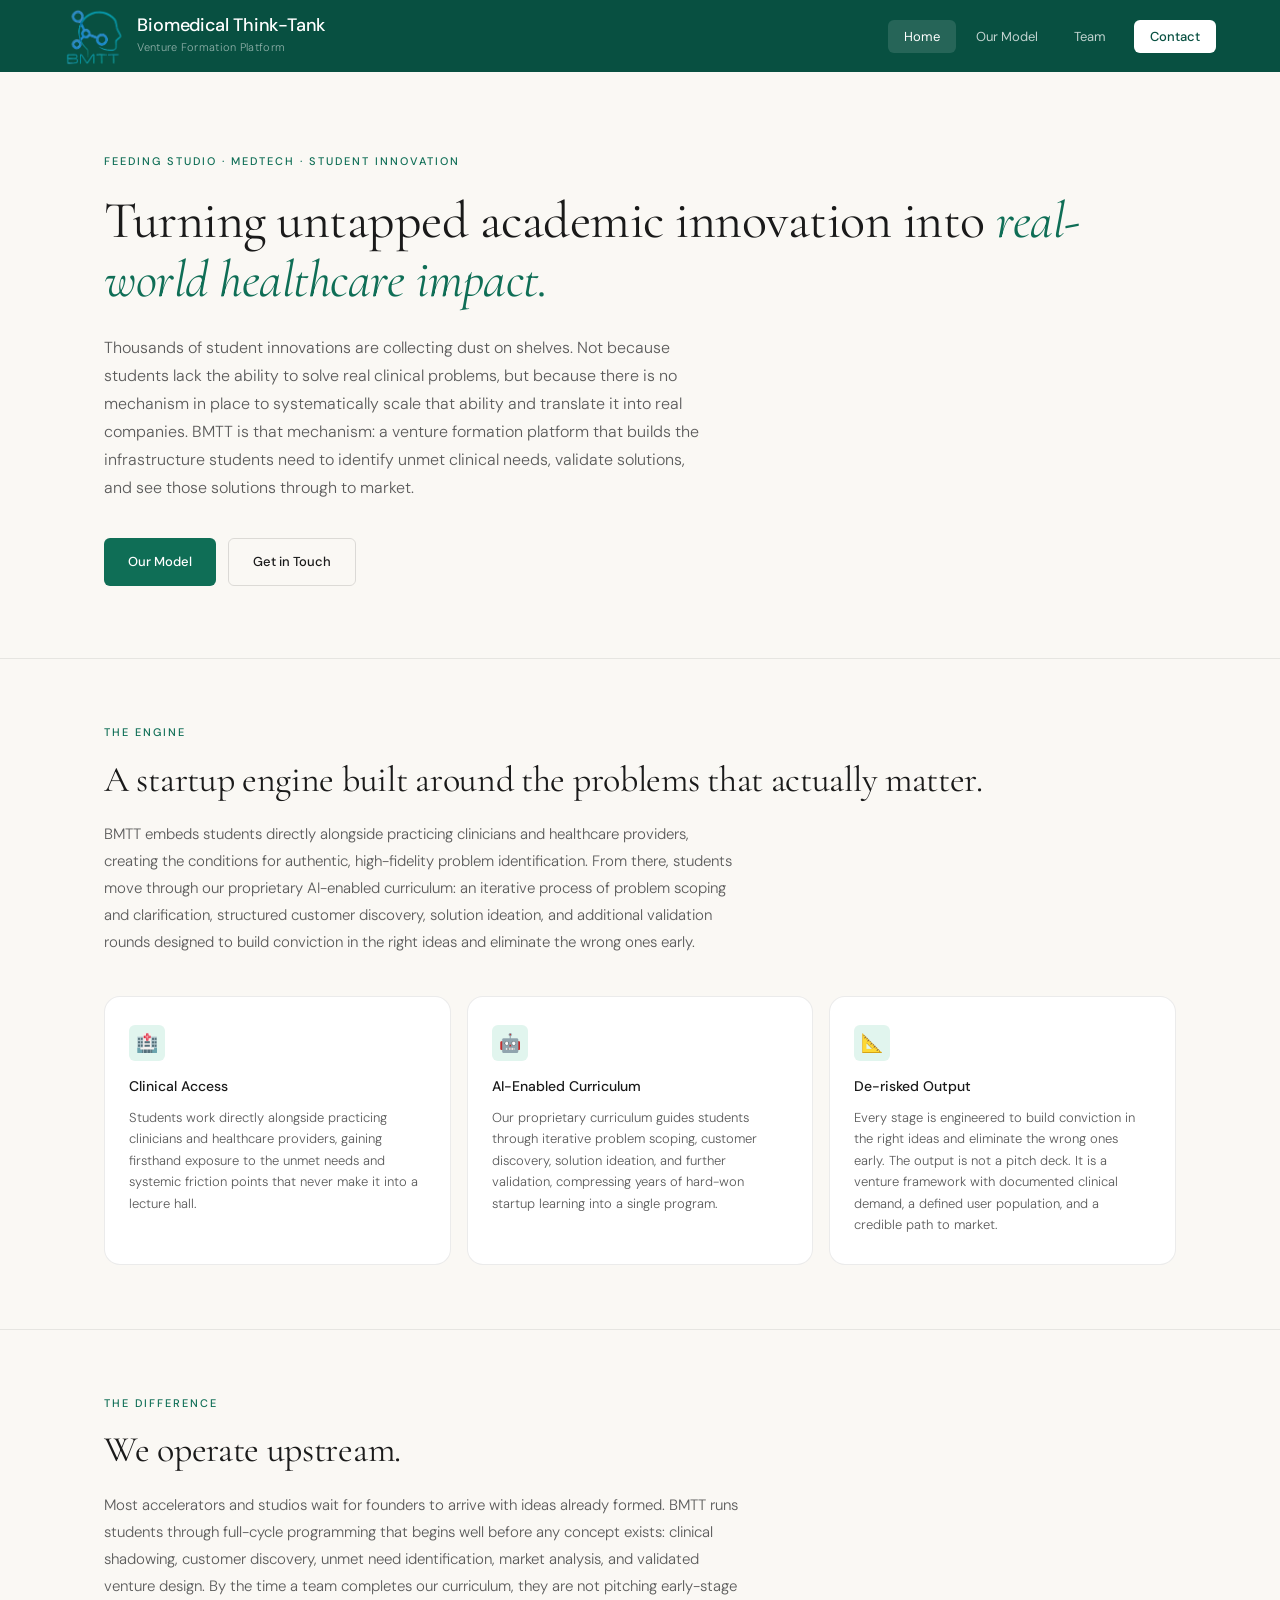
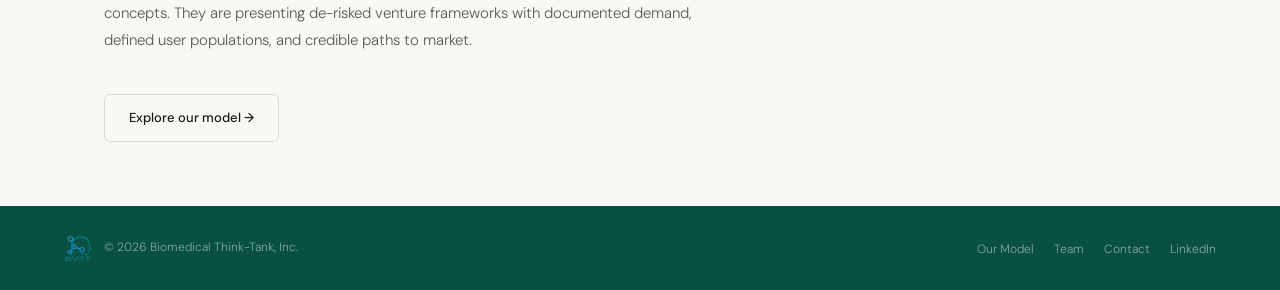
<file: index.html>
<!DOCTYPE html>
<html lang="en">
<head>
  <meta charset="UTF-8">
  <meta name="viewport" content="width=device-width, initial-scale=1.0">
  <title>Biomedical Think-Tank</title>
  <meta name="description" content="BMTT is a first-of-its-kind venture formation platform closing the structural gap between academic innovation and commercial healthcare.">
  <link rel="stylesheet" href="style.css">
  <link rel="icon" type="image/png" href="https://i0.wp.com/biomedicalthinktank.com/wp-content/uploads/2023/10/output-onlinepngtools.png?fit=267%2C270&ssl=1">
</head>
<body>

<nav>
  <a href="index.html" class="nav-brand">
    <img src="BmttLogo.png" alt="BMTT Logo" class="nav-logo">
    <div class="nav-brand-text">
      <div class="nav-title">Biomedical Think-Tank</div>
      <div class="nav-subtitle">Venture Formation Platform</div>
    </div>
  </a>
  <ul class="nav-links">
    <li><a href="index.html" class="active">Home</a></li>
    <li><a href="model.html">Our Model</a></li>
    <li><a href="team.html">Team</a></li>
    <li><a href="contact.html" class="nav-cta">Contact</a></li>
  </ul>
</nav>

<main>
  <div class="hero">
    <div class="hero-tag">Feeding Studio · Medtech · Student Innovation</div>
    <h1>Turning untapped academic innovation into <em>real-world healthcare impact.</em></h1>
    <p class="hero-body">Thousands of student innovations are collecting dust on shelves. Not because students lack the ability to solve real clinical problems, but because there is no mechanism in place to systematically scale that ability and translate it into real companies. BMTT is that mechanism: a venture formation platform that builds the infrastructure students need to identify unmet clinical needs, validate solutions, and see those solutions through to market.</p>
    <div class="btn-group">
      <a href="model.html" class="btn btn-primary">Our Model</a>
      <a href="contact.html" class="btn btn-outline">Get in Touch</a>
    </div>
  </div>

  <hr class="section-divider">

  <div class="section">
    <div class="section-label">The Engine</div>
    <h2>A startup engine built around the problems that actually matter.</h2>
    <p class="section-lead">BMTT embeds students directly alongside practicing clinicians and healthcare providers, creating the conditions for authentic, high-fidelity problem identification. From there, students move through our proprietary AI-enabled curriculum: an iterative process of problem scoping and clarification, structured customer discovery, solution ideation, and additional validation rounds designed to build conviction in the right ideas and eliminate the wrong ones early.</p>

    <div class="pillars">
      <div class="pillar">
        <div class="pillar-icon">🏥</div>
        <h3>Clinical Access</h3>
        <p>Students work directly alongside practicing clinicians and healthcare providers, gaining firsthand exposure to the unmet needs and systemic friction points that never make it into a lecture hall.</p>
      </div>
      <div class="pillar">
        <div class="pillar-icon">🤖</div>
        <h3>AI-Enabled Curriculum</h3>
        <p>Our proprietary curriculum guides students through iterative problem scoping, customer discovery, solution ideation, and further validation, compressing years of hard-won startup learning into a single program.</p>
      </div>
      <div class="pillar">
        <div class="pillar-icon">📐</div>
        <h3>De-risked Output</h3>
        <p>Every stage is engineered to build conviction in the right ideas and eliminate the wrong ones early. The output is not a pitch deck. It is a venture framework with documented clinical demand, a defined user population, and a credible path to market.</p>
      </div>
    </div>
  </div>

  <hr class="section-divider">

  <div class="section">
    <div class="section-label">The Difference</div>
    <h2>We operate upstream.</h2>
    <p class="section-lead">Most accelerators and studios wait for founders to arrive with ideas already formed. BMTT runs students through full-cycle programming that begins well before any concept exists: clinical shadowing, customer discovery, unmet need identification, market analysis, and validated venture design. By the time a team completes our curriculum, they are not pitching early-stage concepts. They are presenting de-risked venture frameworks with documented demand, defined user populations, and credible paths to market.</p>
    <a href="model.html" class="btn btn-outline">Explore our model &rarr;</a>
  </div>
</main>

<footer>
  <div class="footer-left">
    <img src="BmttLogo.png" alt="BMTT" style="height:28px;width:auto;">
    <span class="footer-copy">&copy; 2026 Biomedical Think-Tank, Inc.</span>
  </div>
  <ul class="footer-links">
    <li><a href="model.html">Our Model</a></li>
    <li><a href="team.html">Team</a></li>
    <li><a href="contact.html">Contact</a></li>
    <li><a href="https://www.linkedin.com/company/biomedical-think-tank/" target="_blank" rel="noopener">LinkedIn</a></li>
  </ul>
</footer>

</body>
</html>
</file>
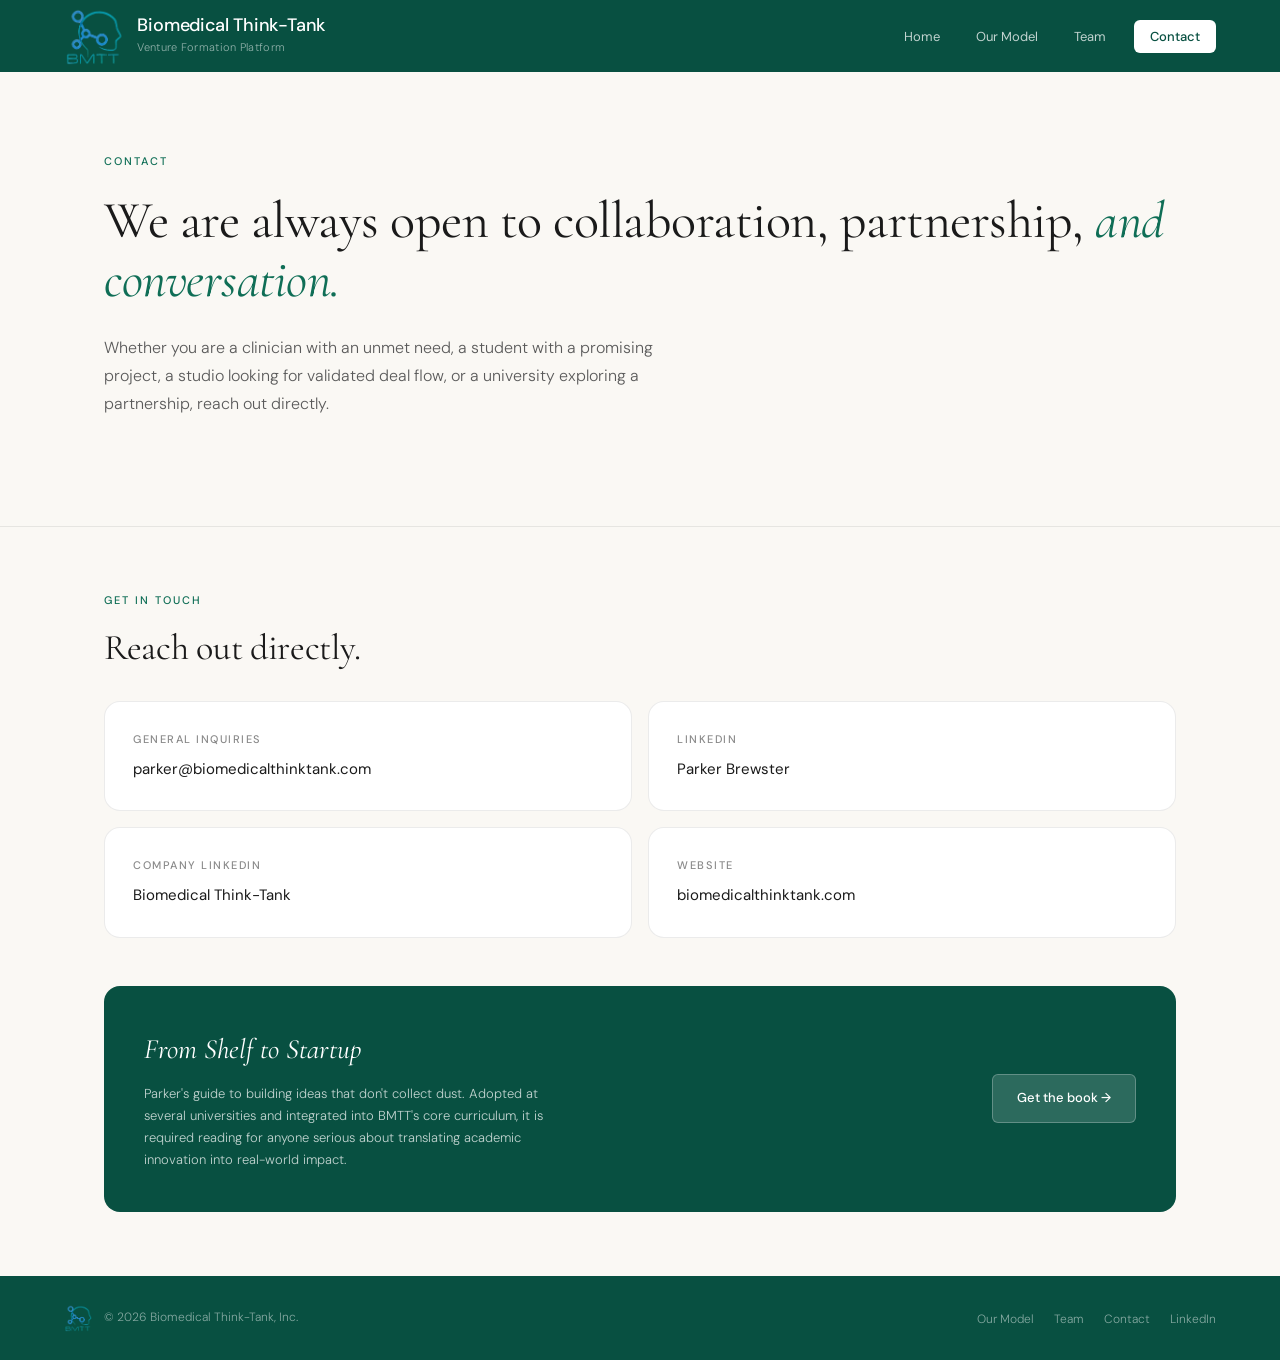
<file: contact.html>
<!DOCTYPE html>
<html lang="en">
<head>
  <meta charset="UTF-8">
  <meta name="viewport" content="width=device-width, initial-scale=1.0">
  <title>Contact — Biomedical Think-Tank</title>
  <meta name="description" content="Get in touch with Biomedical Think-Tank. We are always open to collaboration, partnership, and conversation.">
  <link rel="stylesheet" href="style.css">
  <link rel="icon" type="image/png" href="https://i0.wp.com/biomedicalthinktank.com/wp-content/uploads/2023/10/output-onlinepngtools.png?fit=267%2C270&ssl=1">
</head>
<body>

<nav>
  <a href="index.html" class="nav-brand">
    <img src="BmttLogo.png" alt="BMTT Logo" class="nav-logo">
    <div class="nav-brand-text">
      <div class="nav-title">Biomedical Think-Tank</div>
      <div class="nav-subtitle">Venture Formation Platform</div>
    </div>
  </a>
  <ul class="nav-links">
    <li><a href="index.html">Home</a></li>
    <li><a href="model.html">Our Model</a></li>
    <li><a href="team.html">Team</a></li>
    <li><a href="contact.html" class="active nav-cta">Contact</a></li>
  </ul>
</nav>

<main>
  <div class="hero">
    <div class="hero-tag">Contact</div>
    <h1>We are always open to collaboration, partnership, <em>and conversation.</em></h1>
    <p class="hero-body">Whether you are a clinician with an unmet need, a student with a promising project, a studio looking for validated deal flow, or a university exploring a partnership, reach out directly.</p>
  </div>

  <hr class="section-divider">

  <div class="section">
    <div class="section-label">Get in Touch</div>
    <h2>Reach out directly.</h2>

    <div class="contact-grid">
      <div class="contact-card">
        <div class="contact-label">General Inquiries</div>
        <a class="contact-val" href="mailto:parker@biomedicalthinktank.com">parker@biomedicalthinktank.com</a>
      </div>
      <div class="contact-card">
        <div class="contact-label">LinkedIn</div>
        <a class="contact-val" href="https://www.linkedin.com/in/parker-brewster/" target="_blank" rel="noopener">Parker Brewster</a>
      </div>
      <div class="contact-card">
        <div class="contact-label">Company LinkedIn</div>
        <a class="contact-val" href="https://www.linkedin.com/company/biomedical-think-tank/" target="_blank" rel="noopener">Biomedical Think-Tank</a>
      </div>
      <div class="contact-card">
        <div class="contact-label">Website</div>
        <a class="contact-val" href="https://biomedicalthinktank.com">biomedicalthinktank.com</a>
      </div>
    </div>

    <div class="book-callout" style="margin-top: 48px;">
      <div>
        <h3>From Shelf to Startup</h3>
        <p>Parker's guide to building ideas that don't collect dust. Adopted at several universities and integrated into BMTT's core curriculum, it is required reading for anyone serious about translating academic innovation into real-world impact.</p>
      </div>
      <a class="btn btn-light" href="https://www.amazon.com/Shelf-Startup-playbook-transforming-thriving/dp/B0FVNTYSDN" target="_blank" rel="noopener">Get the book &rarr;</a>
    </div>

  </div>
</main>

<footer>
  <div class="footer-left">
    <img src="BmttLogo.png" alt="BMTT" style="height:28px;width:auto;">
    <span class="footer-copy">&copy; 2026 Biomedical Think-Tank, Inc.</span>
  </div>
  <ul class="footer-links">
    <li><a href="model.html">Our Model</a></li>
    <li><a href="team.html">Team</a></li>
    <li><a href="contact.html">Contact</a></li>
    <li><a href="https://www.linkedin.com/company/biomedical-think-tank/" target="_blank" rel="noopener">LinkedIn</a></li>
  </ul>
</footer>

</body>
</html>
</file>
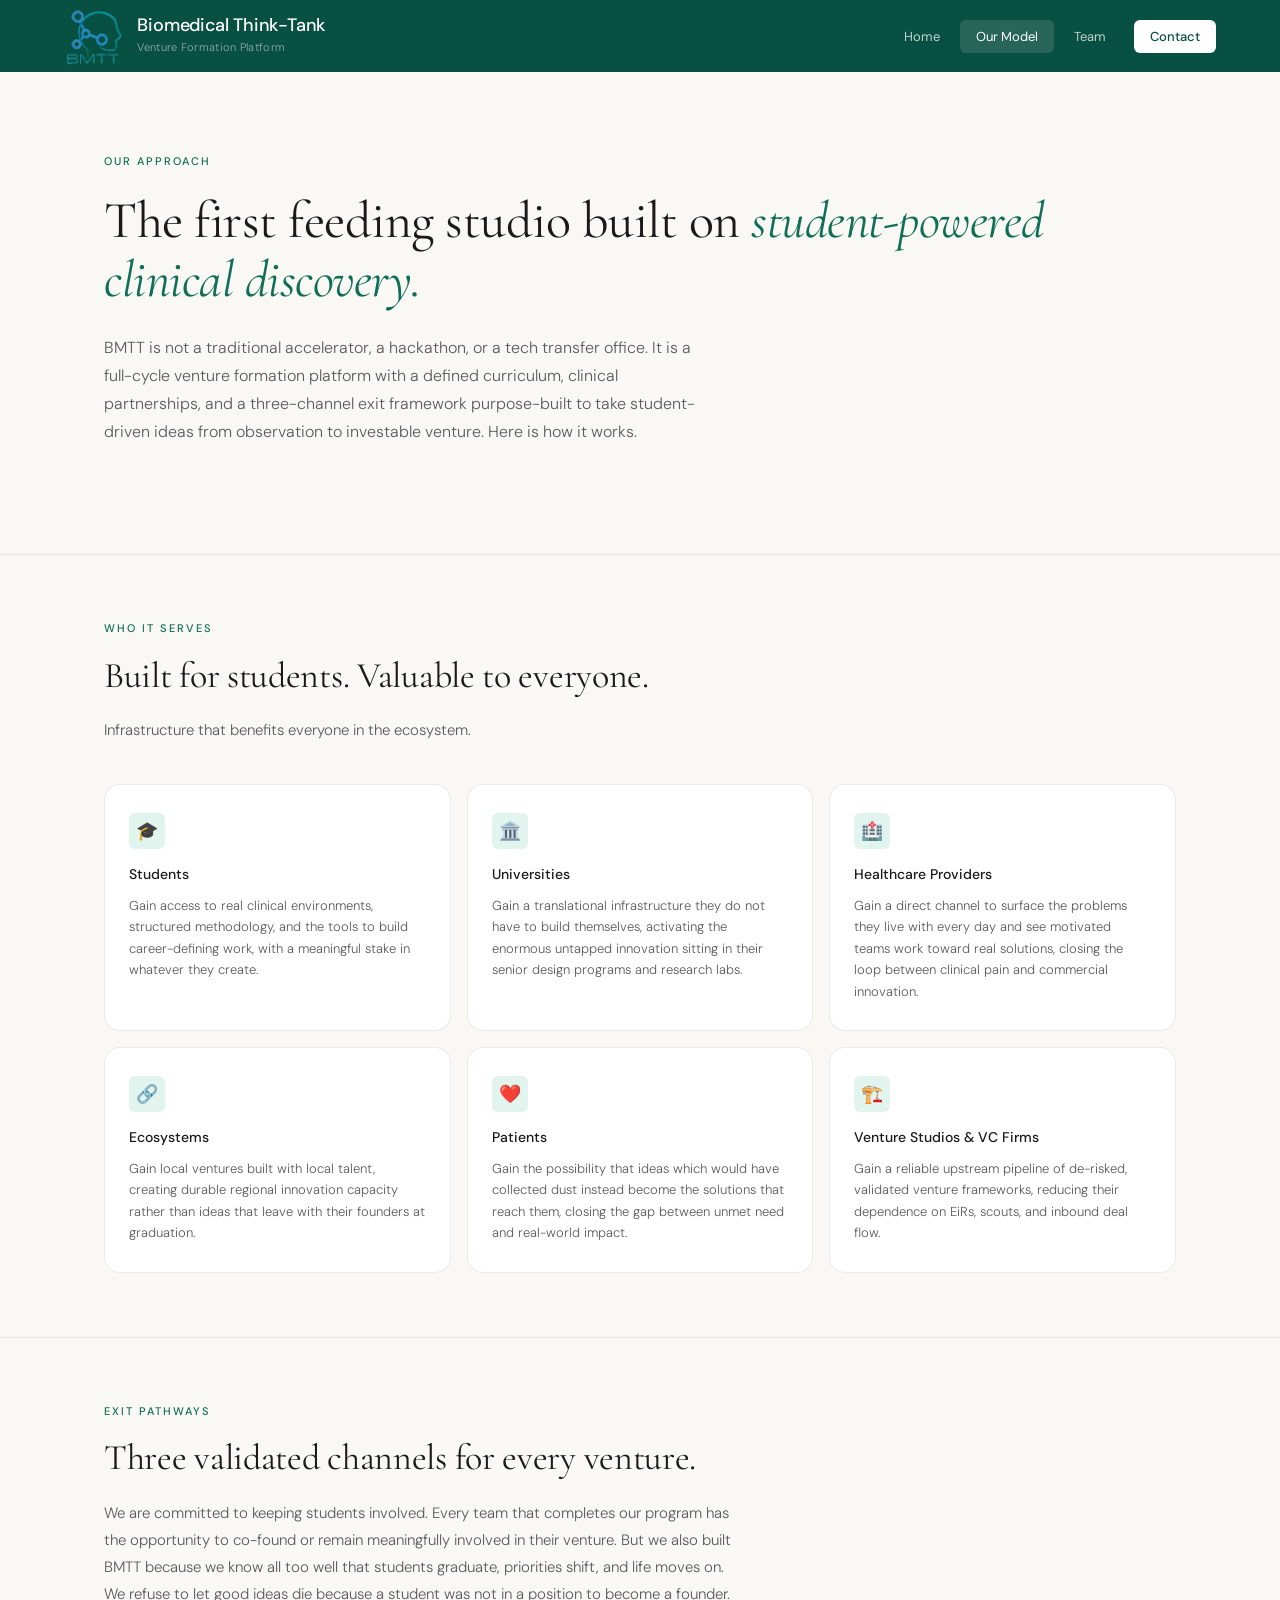
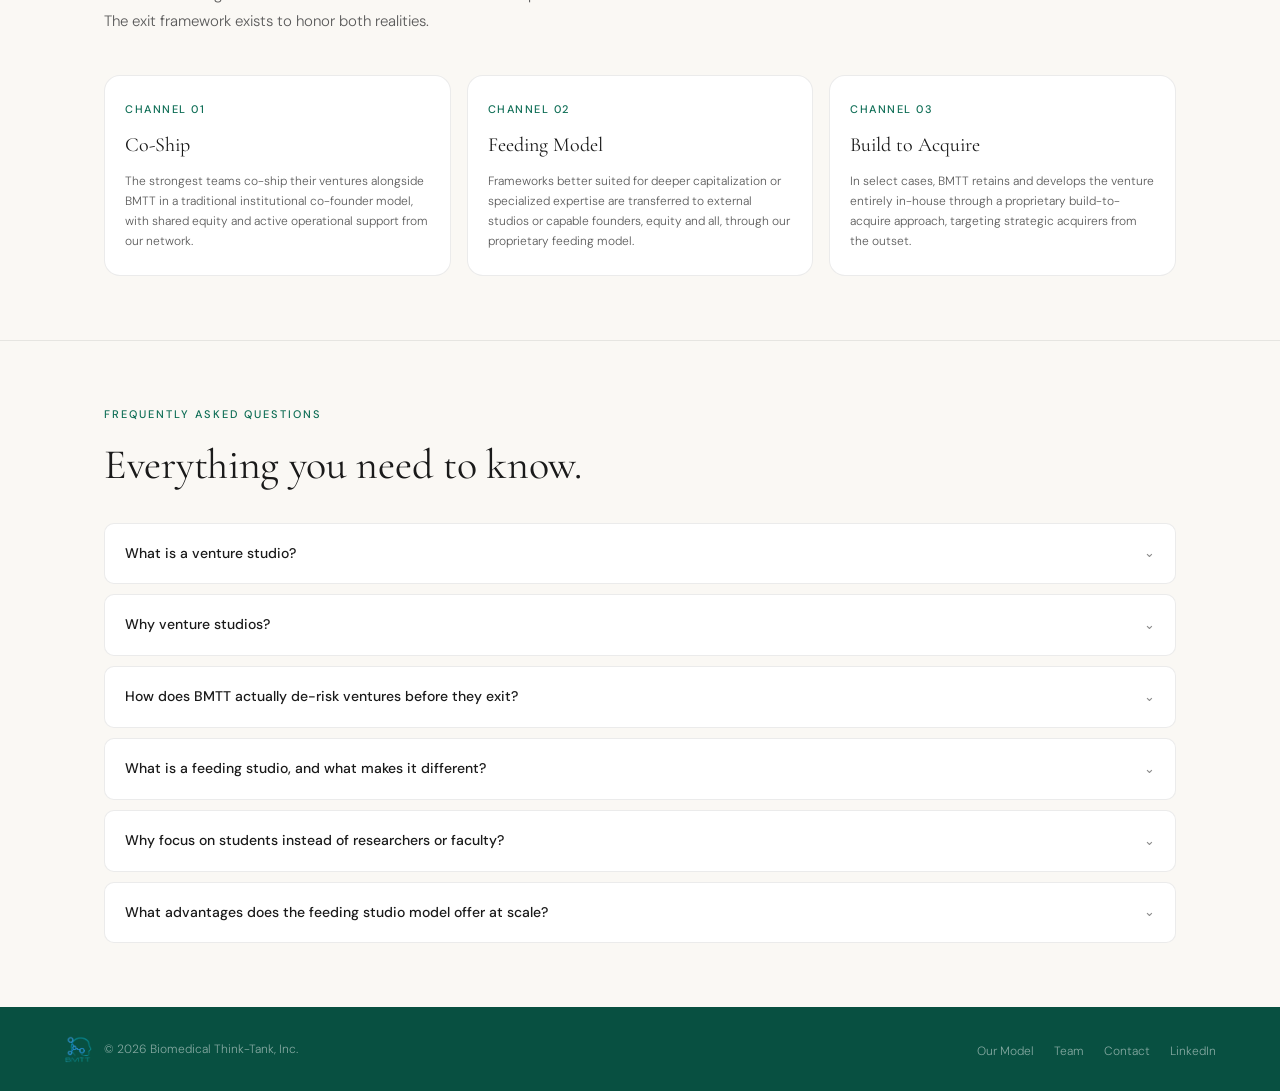
<file: model.html>
<!DOCTYPE html>
<html lang="en">
<head>
  <meta charset="UTF-8">
  <meta name="viewport" content="width=device-width, initial-scale=1.0">
  <title>Our Model — Biomedical Think-Tank</title>
  <meta name="description" content="BMTT's feeding studio model: de-risking student-driven clinical innovation through education, structured discovery, and three validated exit pathways.">
  <link rel="stylesheet" href="style.css">
  <link rel="icon" type="image/png" href="https://i0.wp.com/biomedicalthinktank.com/wp-content/uploads/2023/10/output-onlinepngtools.png?fit=267%2C270&ssl=1">
</head>
<body>

<nav>
  <a href="index.html" class="nav-brand">
    <img src="BmttLogo.png" alt="BMTT Logo" class="nav-logo">
    <div class="nav-brand-text">
      <div class="nav-title">Biomedical Think-Tank</div>
      <div class="nav-subtitle">Venture Formation Platform</div>
    </div>
  </a>
  <ul class="nav-links">
    <li><a href="index.html">Home</a></li>
    <li><a href="model.html" class="active">Our Model</a></li>
    <li><a href="team.html">Team</a></li>
    <li><a href="contact.html" class="nav-cta">Contact</a></li>
  </ul>
</nav>

<main>
  <div class="hero">
    <div class="hero-tag">Our Approach</div>
    <h1>The first feeding studio built on <em>student-powered clinical discovery.</em></h1>
    <p class="hero-body">BMTT is not a traditional accelerator, a hackathon, or a tech transfer office. It is a full-cycle venture formation platform with a defined curriculum, clinical partnerships, and a three-channel exit framework purpose-built to take student-driven ideas from observation to investable venture. Here is how it works.</p>
  </div>

  <hr class="section-divider">

  <div class="section">
    <div class="section-label">Who It Serves</div>
    <h2>Built for students. Valuable to everyone.</h2>
    <p class="section-lead">Infrastructure that benefits everyone in the ecosystem.</p>

    <div class="pillars">
      <div class="pillar">
        <div class="pillar-icon">🎓</div>
        <h3>Students</h3>
        <p>Gain access to real clinical environments, structured methodology, and the tools to build career-defining work, with a meaningful stake in whatever they create.</p>
      </div>
      <div class="pillar">
        <div class="pillar-icon">🏛️</div>
        <h3>Universities</h3>
        <p>Gain a translational infrastructure they do not have to build themselves, activating the enormous untapped innovation sitting in their senior design programs and research labs.</p>
      </div>
      <div class="pillar">
        <div class="pillar-icon">🏥</div>
        <h3>Healthcare Providers</h3>
        <p>Gain a direct channel to surface the problems they live with every day and see motivated teams work toward real solutions, closing the loop between clinical pain and commercial innovation.</p>
      </div>
      <div class="pillar">
        <div class="pillar-icon">🔗</div>
        <h3>Ecosystems</h3>
        <p>Gain local ventures built with local talent, creating durable regional innovation capacity rather than ideas that leave with their founders at graduation.</p>
      </div>
      <div class="pillar">
        <div class="pillar-icon">❤️</div>
        <h3>Patients</h3>
        <p>Gain the possibility that ideas which would have collected dust instead become the solutions that reach them, closing the gap between unmet need and real-world impact.</p>
      </div>
      <div class="pillar">
        <div class="pillar-icon">🏗️</div>
        <h3>Venture Studios &amp; VC Firms</h3>
        <p>Gain a reliable upstream pipeline of de-risked, validated venture frameworks, reducing their dependence on EiRs, scouts, and inbound deal flow.</p>
      </div>
    </div>
  </div>

  <hr class="section-divider">

  <div class="section">
    <div class="section-label">Exit Pathways</div>
    <h2>Three validated channels for every venture.</h2>
    <p class="section-lead">We are committed to keeping students involved. Every team that completes our program has the opportunity to co-found or remain meaningfully involved in their venture. But we also built BMTT because we know all too well that students graduate, priorities shift, and life moves on. We refuse to let good ideas die because a student was not in a position to become a founder. The exit framework exists to honor both realities.</p>

    <div class="channels">
      <div class="channel">
        <div class="channel-num">Channel 01</div>
        <h4>Co-Ship</h4>
        <p>The strongest teams co-ship their ventures alongside BMTT in a traditional institutional co-founder model, with shared equity and active operational support from our network.</p>
      </div>
      <div class="channel">
        <div class="channel-num">Channel 02</div>
        <h4>Feeding Model</h4>
        <p>Frameworks better suited for deeper capitalization or specialized expertise are transferred to external studios or capable founders, equity and all, through our proprietary feeding model.</p>
      </div>
      <div class="channel">
        <div class="channel-num">Channel 03</div>
        <h4>Build to Acquire</h4>
        <p>In select cases, BMTT retains and develops the venture entirely in-house through a proprietary build-to-acquire approach, targeting strategic acquirers from the outset.</p>
      </div>
    </div>
  </div>

  <hr class="section-divider">

  <div class="section">
    <div class="section-label">Frequently Asked Questions</div>
    <h2 style="font-size:42px;">Everything you need to know.</h2>

    <div class="faq-list">

      <div class="faq">
        <div class="faq-q" onclick="toggleFaq(this)">
          What is a venture studio?
          <span class="chevron">&#8964;</span>
        </div>
        <div class="faq-a">
          A venture studio is an institutionalized co-founder: an organization that creates or co-creates ventures by providing both the operational know-how and the capital needed to take an idea from concept to company. Unlike accelerators, which invest in existing founders and ideas, studios originate ventures themselves, taking a more active role in building the company from the ground up and maintaining meaningful equity throughout.
        </div>
      </div>

      <div class="faq">
        <div class="faq-q" onclick="toggleFaq(this)">
          Why venture studios?
          <span class="chevron">&#8964;</span>
        </div>
        <div class="faq-a">
          The data is compelling. Venture studios have demonstrated a 60% IRR, and investors are increasingly drawn to the model for reasons beyond returns alone: studios offer proactive deal creation rather than passive deal selection, pro rata rights that let investors maintain ownership as portfolio companies grow, network effects that benefit every company in the portfolio, comprehensive operational support that improves startup survival rates, and more disciplined company structures that make ventures more attractive to follow-on investors. For a deeper look at the studio model and the research behind it, we recommend following <a href="https://www.linkedin.com/in/maxpog/" target="_blank" rel="noopener" style="color:var(--teal-mid);font-weight:500;">Max Pog</a> and <a href="https://www.linkedin.com/in/mrburris/" target="_blank" rel="noopener" style="color:var(--teal-mid);font-weight:500;">Matthew Burris</a>, two of the leading voices in venture studio research and design.
        </div>
      </div>

      <div class="faq">
        <div class="faq-q" onclick="toggleFaq(this)">
          How does BMTT actually de-risk ventures before they exit?
          <span class="chevron">&#8964;</span>
        </div>
        <div class="faq-a">
          De-risking happens at two levels. First, through process: every team completes clinical shadowing, structured customer discovery, competitive landscape mapping, and market sizing before any venture design begins. By the time a concept is formed, it has been validated against real clinical demand and real user populations. Second, through exit strategy: rather than forcing every venture down a single commercialization path, we match each validated framework to the channel best suited for its risk profile, capital requirements, and founding team. The result is a platform that functions simultaneously as a de-risking engine, an innovation pipeline, and a scalable venture origination machine.
        </div>
      </div>

      <div class="faq">
        <div class="faq-q" onclick="toggleFaq(this)">
          What is a feeding studio, and what makes it different?
          <span class="chevron">&#8964;</span>
        </div>
        <div class="faq-a">
          A feeding studio sits at the earliest stage of the innovation pipeline. Our role is to uncover unmet needs, pressure-test the market, and prototype early-stage solutions. Once a concept is validated, we "feed" it to downstream entities that specialize in full-stack development, scale, and fundraising. Unlike traditional venture studios that build 2 to 5 startups per year internally, we can explore dozens of ideas annually while keeping operations lean and capital-efficient. The feeding model is not a fallback; it is a deliberate strategic choice that lets us stay focused on breadth, speed, and repeatability while creating reliable deal flow for partners who specialize in growth.
        </div>
      </div>

      <div class="faq">
        <div class="faq-q" onclick="toggleFaq(this)">
          Why focus on students instead of researchers or faculty?
          <span class="chevron">&#8964;</span>
        </div>
        <div class="faq-a">
          Campuses are overflowing with untapped innovation: capstone projects, thesis work, clinical insights, and prototypes that collect dust for lack of a clear commercialization pathway. Traditional university tech transfer rarely touches these early-stage, student-driven ideas. Students are also highly motivated, extraordinarily cost-efficient, and embedded directly in the clinical environments where needs are identified. BMTT exists to catch this layer of the ecosystem before graduation erases it, surround it with structure and validation, and shepherd it toward real-world translation.
        </div>
      </div>

      <div class="faq">
        <div class="faq-q" onclick="toggleFaq(this)">
          What advantages does the feeding studio model offer at scale?
          <span class="chevron">&#8964;</span>
        </div>
        <div class="faq-a">
          Three core advantages: throughput and scale (we can explore dozens of ideas annually, far exceeding the output of most conventional studios); lean and student-powered operations (motivated students instead of full-time R&D staff, keeping the model nimble and capital-efficient); and validated deal flow (we de-risk early concepts, creating a reliable pipeline of investable startups for partners who specialize in commercialization and growth). By bridging underleveraged university talent with the rigor of translational science, BMTT doesn't just launch companies. We launch better companies, faster, while training the next generation of innovators in the process.
        </div>
      </div>

    </div>
  </div>
</main>

<footer>
  <div class="footer-left">
    <img src="BmttLogo.png" alt="BMTT" style="height:28px;width:auto;">
    <span class="footer-copy">&copy; 2026 Biomedical Think-Tank, Inc.</span>
  </div>
  <ul class="footer-links">
    <li><a href="model.html">Our Model</a></li>
    <li><a href="team.html">Team</a></li>
    <li><a href="contact.html">Contact</a></li>
    <li><a href="https://www.linkedin.com/company/biomedical-think-tank/" target="_blank" rel="noopener">LinkedIn</a></li>
  </ul>
</footer>

<script>
function toggleFaq(el) {
  var ans = el.nextElementSibling;
  ans.classList.toggle('open');
  el.classList.toggle('open');
}
</script>

</body>
</html>
</file>
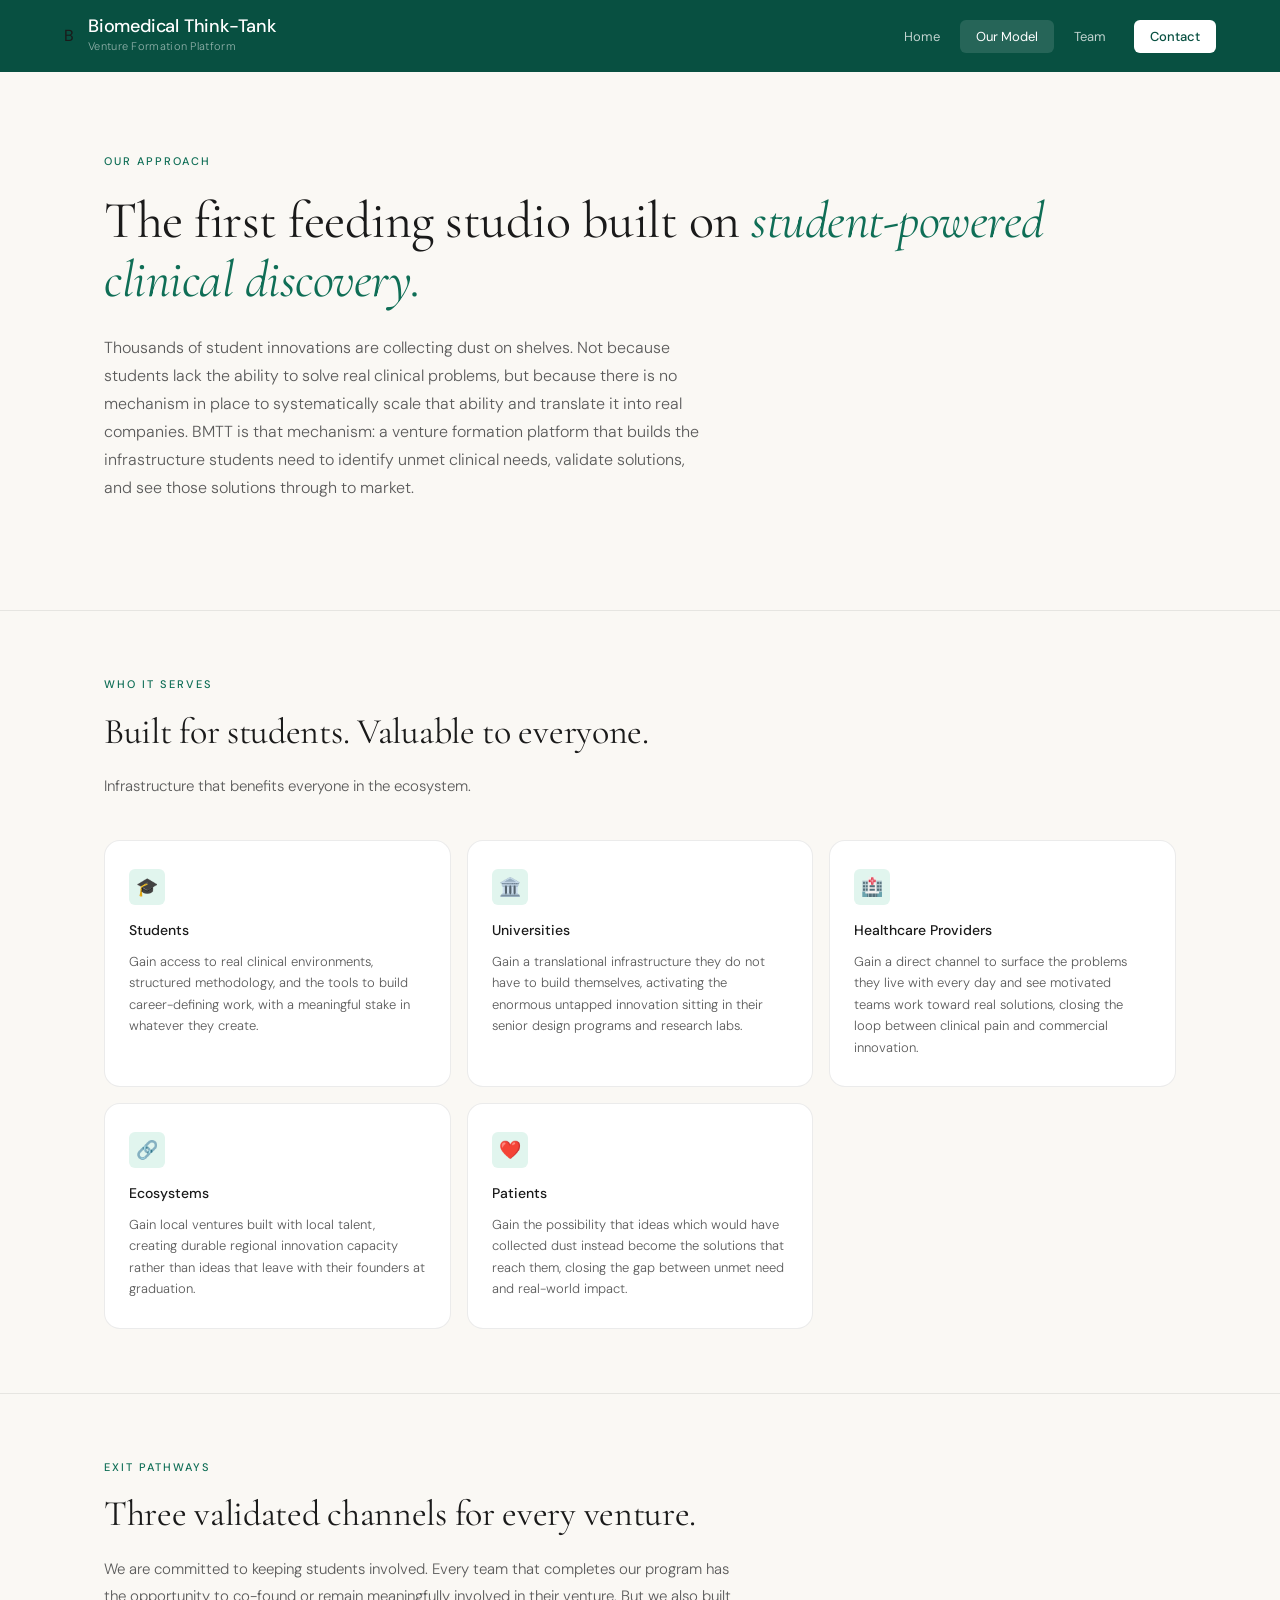
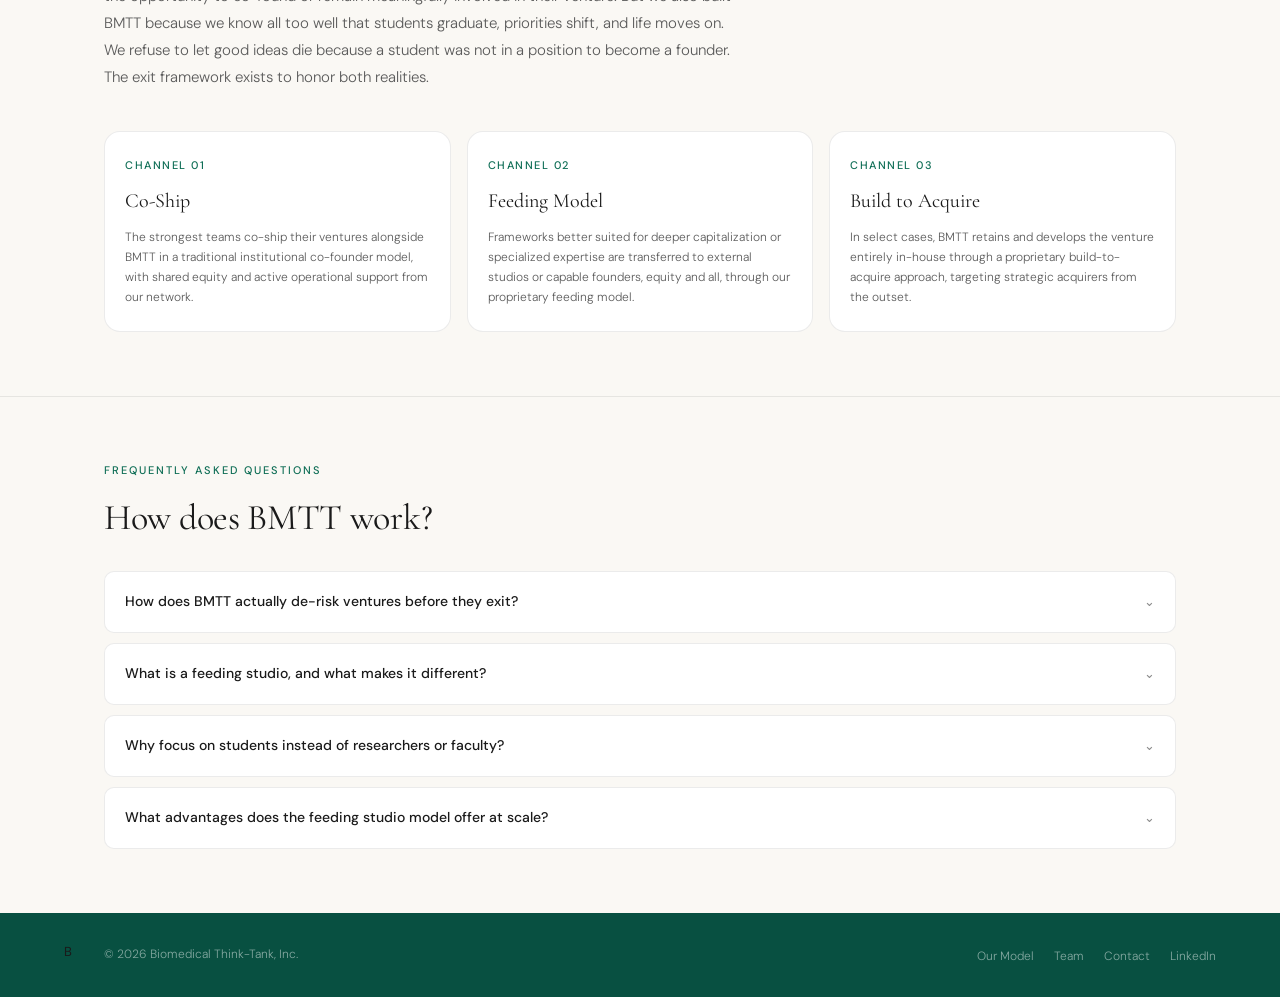
<file: model_1.html>
<!DOCTYPE html>
<html lang="en">
<head>
  <meta charset="UTF-8">
  <meta name="viewport" content="width=device-width, initial-scale=1.0">
  <title>Our Model — Biomedical Think-Tank</title>
  <meta name="description" content="BMTT's feeding studio model: de-risking student-driven clinical innovation through education, structured discovery, and three validated exit pathways.">
  <link rel="stylesheet" href="style.css">
  <link rel="icon" type="image/png" href="https://i0.wp.com/biomedicalthinktank.com/wp-content/uploads/2023/10/output-onlinepngtools.png?fit=267%2C270&ssl=1">
</head>
<body>

<nav>
  <a href="index.html" class="nav-brand">
    <div class="nav-mark">B</div>
    <div>
      <div class="nav-title">Biomedical Think-Tank</div>
      <div class="nav-subtitle">Venture Formation Platform</div>
    </div>
  </a>
  <ul class="nav-links">
    <li><a href="index.html">Home</a></li>
    <li><a href="model.html" class="active">Our Model</a></li>
    <li><a href="team.html">Team</a></li>
    <li><a href="contact.html" class="nav-cta">Contact</a></li>
  </ul>
</nav>

<main>
  <div class="hero">
    <div class="hero-tag">Our Approach</div>
    <h1>The first feeding studio built on <em>student-powered clinical discovery.</em></h1>
    <p class="hero-body">Thousands of student innovations are collecting dust on shelves. Not because students lack the ability to solve real clinical problems, but because there is no mechanism in place to systematically scale that ability and translate it into real companies. BMTT is that mechanism: a venture formation platform that builds the infrastructure students need to identify unmet clinical needs, validate solutions, and see those solutions through to market.</p>
  </div>

  <hr class="section-divider">

  <div class="section">
    <div class="section-label">Who It Serves</div>
    <h2>Built for students. Valuable to everyone.</h2>
    <p class="section-lead">Infrastructure that benefits everyone in the ecosystem.</p>

    <div class="pillars">
      <div class="pillar">
        <div class="pillar-icon">🎓</div>
        <h3>Students</h3>
        <p>Gain access to real clinical environments, structured methodology, and the tools to build career-defining work, with a meaningful stake in whatever they create.</p>
      </div>
      <div class="pillar">
        <div class="pillar-icon">🏛️</div>
        <h3>Universities</h3>
        <p>Gain a translational infrastructure they do not have to build themselves, activating the enormous untapped innovation sitting in their senior design programs and research labs.</p>
      </div>
      <div class="pillar">
        <div class="pillar-icon">🏥</div>
        <h3>Healthcare Providers</h3>
        <p>Gain a direct channel to surface the problems they live with every day and see motivated teams work toward real solutions, closing the loop between clinical pain and commercial innovation.</p>
      </div>
      <div class="pillar">
        <div class="pillar-icon">🔗</div>
        <h3>Ecosystems</h3>
        <p>Gain local ventures built with local talent, creating durable regional innovation capacity rather than ideas that leave with their founders at graduation.</p>
      </div>
      <div class="pillar">
        <div class="pillar-icon">❤️</div>
        <h3>Patients</h3>
        <p>Gain the possibility that ideas which would have collected dust instead become the solutions that reach them, closing the gap between unmet need and real-world impact.</p>
      </div>
    </div>
  </div>

  <hr class="section-divider">

  <div class="section">
    <div class="section-label">Exit Pathways</div>
    <h2>Three validated channels for every venture.</h2>
    <p class="section-lead">We are committed to keeping students involved. Every team that completes our program has the opportunity to co-found or remain meaningfully involved in their venture. But we also built BMTT because we know all too well that students graduate, priorities shift, and life moves on. We refuse to let good ideas die because a student was not in a position to become a founder. The exit framework exists to honor both realities.</p>

    <div class="channels">
      <div class="channel">
        <div class="channel-num">Channel 01</div>
        <h4>Co-Ship</h4>
        <p>The strongest teams co-ship their ventures alongside BMTT in a traditional institutional co-founder model, with shared equity and active operational support from our network.</p>
      </div>
      <div class="channel">
        <div class="channel-num">Channel 02</div>
        <h4>Feeding Model</h4>
        <p>Frameworks better suited for deeper capitalization or specialized expertise are transferred to external studios or capable founders, equity and all, through our proprietary feeding model.</p>
      </div>
      <div class="channel">
        <div class="channel-num">Channel 03</div>
        <h4>Build to Acquire</h4>
        <p>In select cases, BMTT retains and develops the venture entirely in-house through a proprietary build-to-acquire approach, targeting strategic acquirers from the outset.</p>
      </div>
    </div>
  </div>

  <hr class="section-divider">

  <div class="section">
    <div class="section-label">Frequently Asked Questions</div>
    <h2>How does BMTT work?</h2>

    <div class="faq-list">

      <div class="faq">
        <div class="faq-q" onclick="toggleFaq(this)">
          How does BMTT actually de-risk ventures before they exit?
          <span class="chevron">&#8964;</span>
        </div>
        <div class="faq-a">
          De-risking happens at two levels. First, through process: every team completes clinical shadowing, structured customer discovery, competitive landscape mapping, and market sizing before any venture design begins. By the time a concept is formed, it has been validated against real clinical demand and real user populations. Second, through exit strategy: rather than forcing every venture down a single commercialization path, we match each validated framework to the channel best suited for its risk profile, capital requirements, and founding team. The result is a platform that functions simultaneously as a de-risking engine, an innovation pipeline, and a scalable venture origination machine.
        </div>
      </div>

      <div class="faq">
        <div class="faq-q" onclick="toggleFaq(this)">
          What is a feeding studio, and what makes it different?
          <span class="chevron">&#8964;</span>
        </div>
        <div class="faq-a">
          A feeding studio sits at the earliest stage of the innovation pipeline. Our role is to uncover unmet needs, pressure-test the market, and prototype early-stage solutions. Once a concept is validated, we "feed" it to downstream entities that specialize in full-stack development, scale, and fundraising. Unlike traditional venture studios that build 2 to 5 startups per year internally, we can explore dozens of ideas annually while keeping operations lean and capital-efficient. The feeding model is not a fallback; it is a deliberate strategic choice that lets us stay focused on breadth, speed, and repeatability while creating reliable deal flow for partners who specialize in growth.
        </div>
      </div>

      <div class="faq">
        <div class="faq-q" onclick="toggleFaq(this)">
          Why focus on students instead of researchers or faculty?
          <span class="chevron">&#8964;</span>
        </div>
        <div class="faq-a">
          Campuses are overflowing with untapped innovation: capstone projects, thesis work, clinical insights, and prototypes that collect dust for lack of a clear commercialization pathway. Traditional university tech transfer rarely touches these early-stage, student-driven ideas. Students are also highly motivated, extraordinarily cost-efficient, and embedded directly in the clinical environments where needs are identified. BMTT exists to catch this layer of the ecosystem before graduation erases it, surround it with structure and validation, and shepherd it toward real-world translation.
        </div>
      </div>

      <div class="faq">
        <div class="faq-q" onclick="toggleFaq(this)">
          What advantages does the feeding studio model offer at scale?
          <span class="chevron">&#8964;</span>
        </div>
        <div class="faq-a">
          Three core advantages: throughput and scale (we can explore dozens of ideas annually, far exceeding the output of most conventional studios); lean and student-powered operations (motivated students instead of full-time R&D staff, keeping the model nimble and capital-efficient); and validated deal flow (we de-risk early concepts, creating a reliable pipeline of investable startups for partners who specialize in commercialization and growth). By bridging underleveraged university talent with the rigor of translational science, BMTT doesn't just launch companies. We launch better companies, faster, while training the next generation of innovators in the process.
        </div>
      </div>

    </div>
  </div>
</main>

<footer>
  <div class="footer-left">
    <div class="nav-mark" style="width:28px;height:28px;font-size:13px;">B</div>
    <span class="footer-copy">&copy; 2026 Biomedical Think-Tank, Inc.</span>
  </div>
  <ul class="footer-links">
    <li><a href="model.html">Our Model</a></li>
    <li><a href="team.html">Team</a></li>
    <li><a href="contact.html">Contact</a></li>
    <li><a href="https://www.linkedin.com/company/biomedical-think-tank/" target="_blank" rel="noopener">LinkedIn</a></li>
  </ul>
</footer>

<script>
function toggleFaq(el) {
  var ans = el.nextElementSibling;
  ans.classList.toggle('open');
  el.classList.toggle('open');
}
</script>

</body>
</html>
</file>
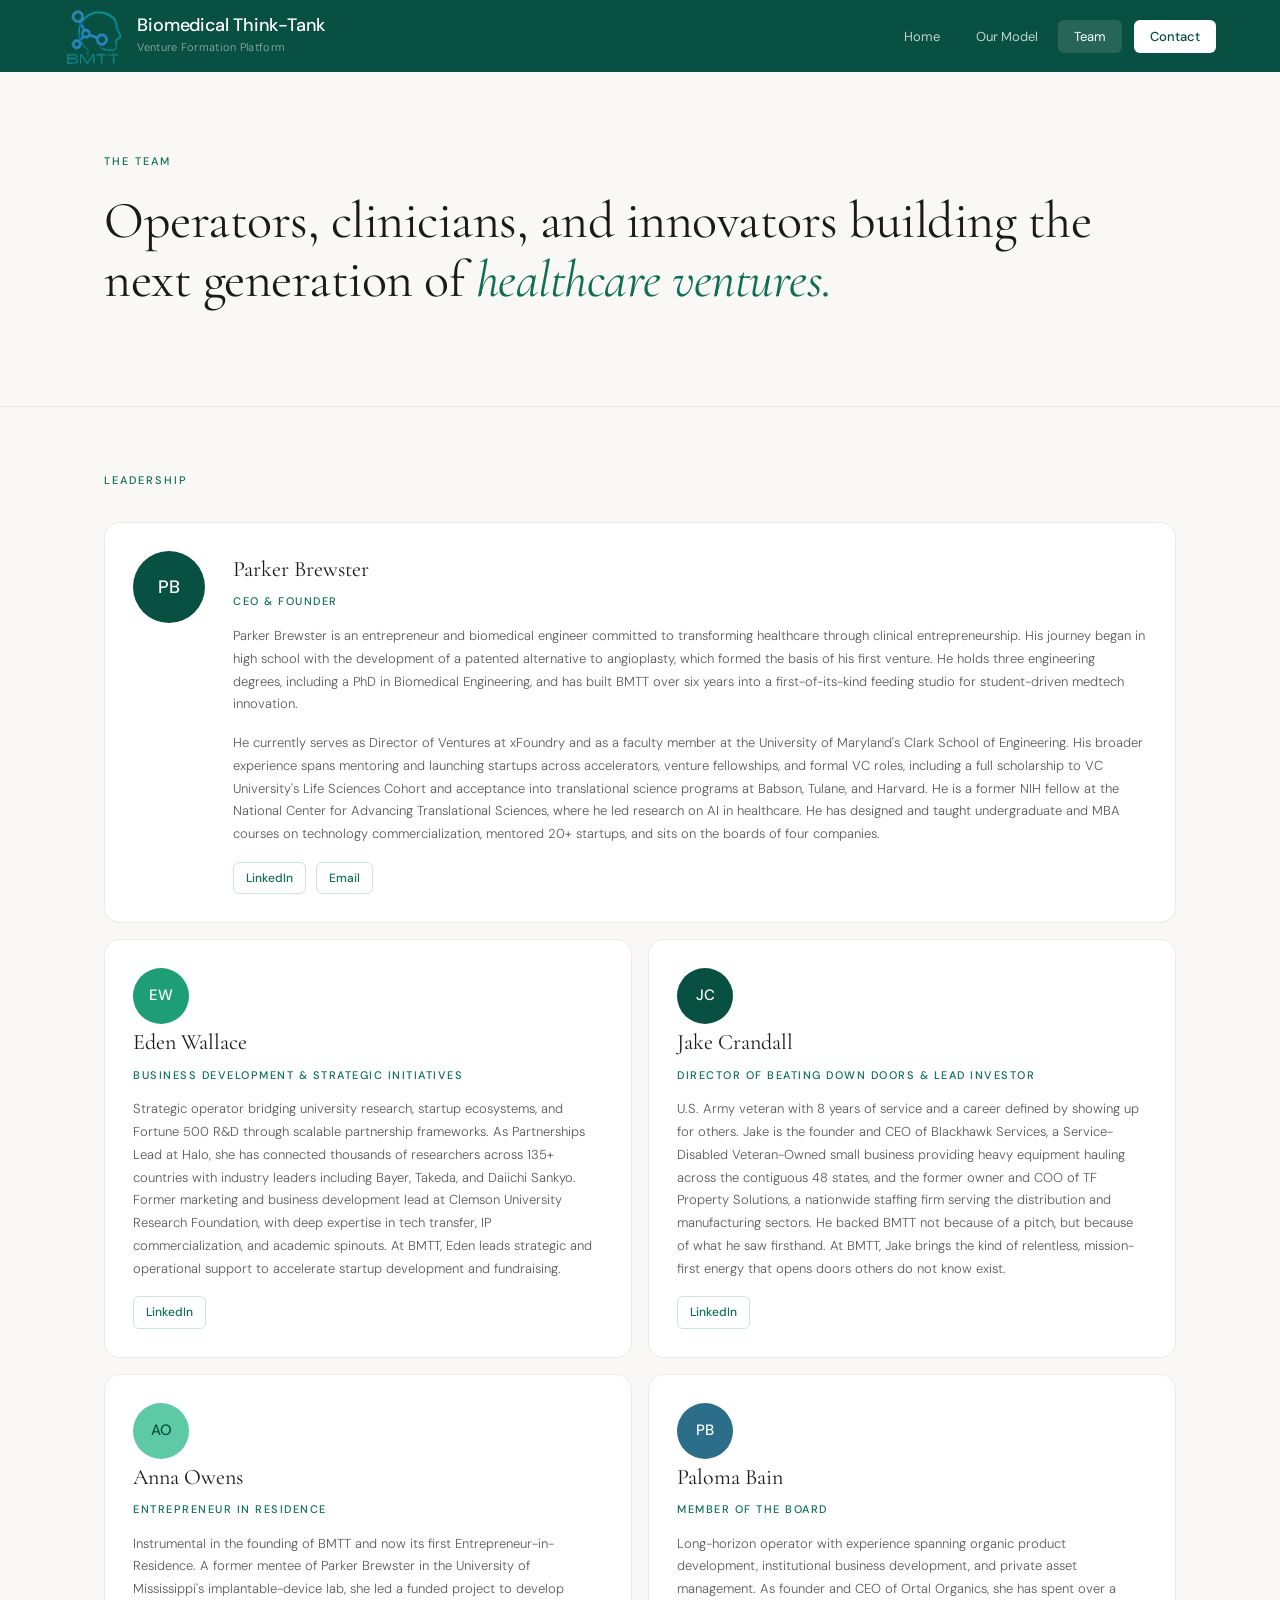
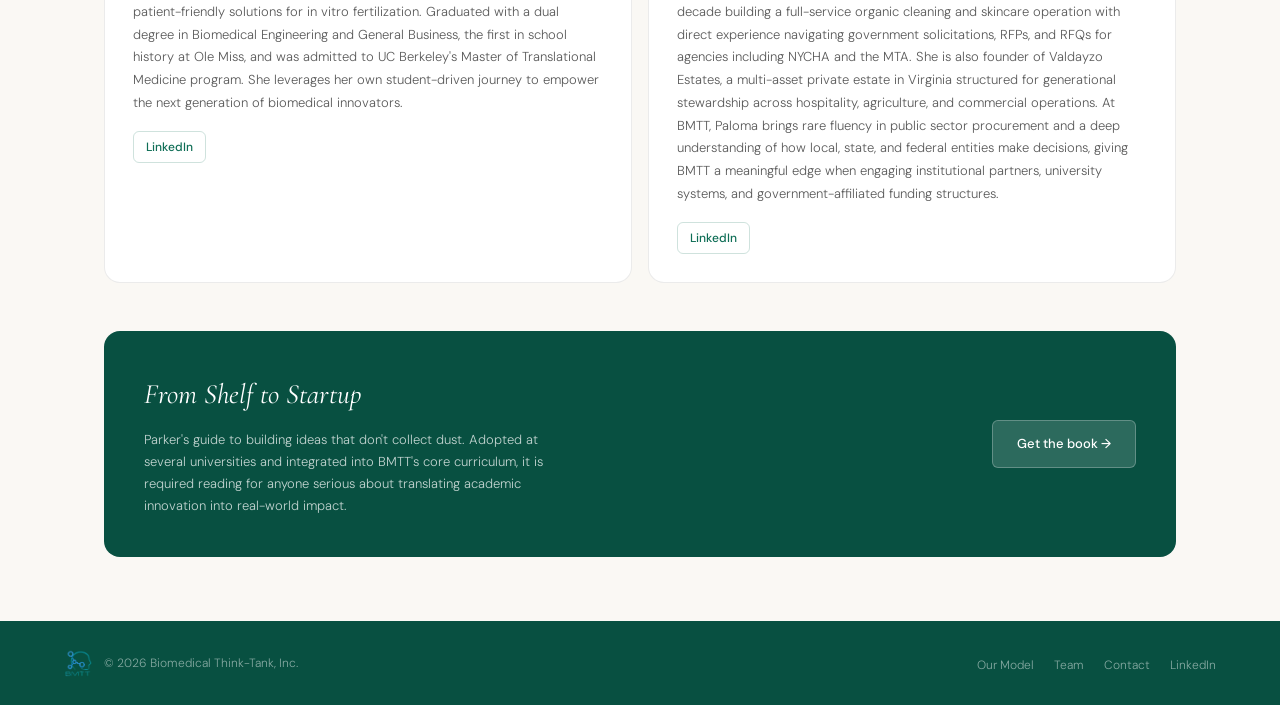
<file: team.html>
<!DOCTYPE html>
<html lang="en">
<head>
  <meta charset="UTF-8">
  <meta name="viewport" content="width=device-width, initial-scale=1.0">
  <title>Team — Biomedical Think-Tank</title>
  <meta name="description" content="Meet the operators, clinicians, and innovators behind Biomedical Think-Tank.">
  <link rel="stylesheet" href="style.css">
  <link rel="icon" type="image/png" href="https://i0.wp.com/biomedicalthinktank.com/wp-content/uploads/2023/10/output-onlinepngtools.png?fit=267%2C270&ssl=1">
</head>
<body>

<nav>
  <a href="index.html" class="nav-brand">
    <img src="BmttLogo.png" alt="BMTT Logo" class="nav-logo">
    <div class="nav-brand-text">
      <div class="nav-title">Biomedical Think-Tank</div>
      <div class="nav-subtitle">Venture Formation Platform</div>
    </div>
  </a>
  <ul class="nav-links">
    <li><a href="index.html">Home</a></li>
    <li><a href="model.html">Our Model</a></li>
    <li><a href="team.html" class="active">Team</a></li>
    <li><a href="contact.html" class="nav-cta">Contact</a></li>
  </ul>
</nav>

<main>
  <div class="hero">
    <div class="hero-tag">The Team</div>
    <h1>Operators, clinicians, and innovators building the next generation of <em>healthcare ventures.</em></h1>
  </div>

  <hr class="section-divider">

  <div class="section">
    <div class="section-label">Leadership</div>

    <div class="team-grid">

      <div class="team-card featured">
        <div class="avatar avatar-lg" style="background: #085041;">PB</div>
        <div>
          <div class="team-meta">
            <div class="team-name">Parker Brewster</div>
            <div class="team-role">CEO &amp; Founder</div>
          </div>
          <p class="team-bio">Parker Brewster is an entrepreneur and biomedical engineer committed to transforming healthcare through clinical entrepreneurship. His journey began in high school with the development of a patented alternative to angioplasty, which formed the basis of his first venture. He holds three engineering degrees, including a PhD in Biomedical Engineering, and has built BMTT over six years into a first-of-its-kind feeding studio for student-driven medtech innovation.</p>
          <p class="team-bio">He currently serves as Director of Ventures at xFoundry and as a faculty member at the University of Maryland's Clark School of Engineering. His broader experience spans mentoring and launching startups across accelerators, venture fellowships, and formal VC roles, including a full scholarship to VC University's Life Sciences Cohort and acceptance into translational science programs at Babson, Tulane, and Harvard. He is a former NIH fellow at the National Center for Advancing Translational Sciences, where he led research on AI in healthcare. He has designed and taught undergraduate and MBA courses on technology commercialization, mentored 20+ startups, and sits on the boards of four companies.</p>
          <div class="team-links">
            <a class="team-link" href="https://www.linkedin.com/in/parker-brewster/" target="_blank" rel="noopener">LinkedIn</a>
            <a class="team-link" href="mailto:parker@biomedicalthinktank.com">Email</a>
          </div>
        </div>
      </div>

      <div class="team-card">
        <div class="avatar" style="background: #1D9E75;">EW</div>
        <div>
          <div class="team-meta">
            <div class="team-name">Eden Wallace</div>
            <div class="team-role">Business Development &amp; Strategic Initiatives</div>
          </div>
          <p class="team-bio">Strategic operator bridging university research, startup ecosystems, and Fortune 500 R&D through scalable partnership frameworks. As Partnerships Lead at Halo, she has connected thousands of researchers across 135+ countries with industry leaders including Bayer, Takeda, and Daiichi Sankyo. Former marketing and business development lead at Clemson University Research Foundation, with deep expertise in tech transfer, IP commercialization, and academic spinouts. At BMTT, Eden leads strategic and operational support to accelerate startup development and fundraising.</p>
          <div class="team-links">
            <a class="team-link" href="https://www.linkedin.com/in/eden-wallace/" target="_blank" rel="noopener">LinkedIn</a>
          </div>
        </div>
      </div>

      <div class="team-card">
        <div class="avatar" style="background: #085041;">JC</div>
        <div>
          <div class="team-meta">
            <div class="team-name">Jake Crandall</div>
            <div class="team-role">Director of Beating Down Doors &amp; Lead Investor</div>
          </div>
          <p class="team-bio">U.S. Army veteran with 8 years of service and a career defined by showing up for others. Jake is the founder and CEO of Blackhawk Services, a Service-Disabled Veteran-Owned small business providing heavy equipment hauling across the contiguous 48 states, and the former owner and COO of TF Property Solutions, a nationwide staffing firm serving the distribution and manufacturing sectors. He backed BMTT not because of a pitch, but because of what he saw firsthand. At BMTT, Jake brings the kind of relentless, mission-first energy that opens doors others do not know exist.</p>
          <div class="team-links">
            <a class="team-link" href="https://www.linkedin.com/in/thejakecrandall/" target="_blank" rel="noopener">LinkedIn</a>
          </div>
        </div>
      </div>

      <div class="team-card">
        <div class="avatar" style="background: #5DCAA5; color: #085041;">AO</div>
        <div>
          <div class="team-meta">
            <div class="team-name">Anna Owens</div>
            <div class="team-role">Entrepreneur in Residence</div>
          </div>
          <p class="team-bio">Instrumental in the founding of BMTT and now its first Entrepreneur-in-Residence. A former mentee of Parker Brewster in the University of Mississippi's implantable-device lab, she led a funded project to develop patient-friendly solutions for in vitro fertilization. Graduated with a dual degree in Biomedical Engineering and General Business, the first in school history at Ole Miss, and was admitted to UC Berkeley's Master of Translational Medicine program. She leverages her own student-driven journey to empower the next generation of biomedical innovators.</p>
          <div class="team-links">
            <a class="team-link" href="https://www.linkedin.com/in/anna-owens-ms/" target="_blank" rel="noopener">LinkedIn</a>
          </div>
        </div>
      </div>

      <div class="team-card">
        <div class="avatar" style="background: #2C6E8A;">PB</div>
        <div>
          <div class="team-meta">
            <div class="team-name">Paloma Bain</div>
            <div class="team-role">Member of the Board</div>
          </div>
          <p class="team-bio">Long-horizon operator with experience spanning organic product development, institutional business development, and private asset management. As founder and CEO of Ortal Organics, she has spent over a decade building a full-service organic cleaning and skincare operation with direct experience navigating government solicitations, RFPs, and RFQs for agencies including NYCHA and the MTA. She is also founder of Valdayzo Estates, a multi-asset private estate in Virginia structured for generational stewardship across hospitality, agriculture, and commercial operations. At BMTT, Paloma brings rare fluency in public sector procurement and a deep understanding of how local, state, and federal entities make decisions, giving BMTT a meaningful edge when engaging institutional partners, university systems, and government-affiliated funding structures.</p>
          <div class="team-links">
            <a class="team-link" href="https://www.linkedin.com/in/paloma-bain-10341363/" target="_blank" rel="noopener">LinkedIn</a>
          </div>
        </div>
      </div>

    </div>

    <div class="book-callout">
      <div>
        <h3>From Shelf to Startup</h3>
        <p>Parker's guide to building ideas that don't collect dust. Adopted at several universities and integrated into BMTT's core curriculum, it is required reading for anyone serious about translating academic innovation into real-world impact.</p>
      </div>
      <a class="btn btn-light" href="https://www.amazon.com/Shelf-Startup-playbook-transforming-thriving/dp/B0FVNTYSDN" target="_blank" rel="noopener">Get the book &rarr;</a>
    </div>

  </div>
</main>

<footer>
  <div class="footer-left">
    <img src="BmttLogo.png" alt="BMTT" style="height:28px;width:auto;">
    <span class="footer-copy">&copy; 2026 Biomedical Think-Tank, Inc.</span>
  </div>
  <ul class="footer-links">
    <li><a href="model.html">Our Model</a></li>
    <li><a href="team.html">Team</a></li>
    <li><a href="contact.html">Contact</a></li>
    <li><a href="https://www.linkedin.com/company/biomedical-think-tank/" target="_blank" rel="noopener">LinkedIn</a></li>
  </ul>
</footer>

</body>
</html>
</file>
<file: style.css>
/* BMTT Site Styles */
@import url('https://fonts.googleapis.com/css2?family=Cormorant+Garamond:ital,wght@0,300;0,400;0,500;0,600;1,300;1,400&family=DM+Sans:wght@300;400;500&display=swap');

*, *::before, *::after { box-sizing: border-box; margin: 0; padding: 0; }

:root {
  --teal-deep:    #085041;
  --teal-mid:     #0F6E56;
  --teal-bright:  #1D9E75;
  --teal-light:   #E1F5EE;
  --cream:        #FAF8F4;
  --cream-dark:   #F0EDE6;
  --text-primary: #1A1A1A;
  --text-muted:   #5A5A5A;
  --text-light:   #8A8A8A;
  --border:       rgba(0,0,0,0.08);
  --border-mid:   rgba(0,0,0,0.12);
  --radius-sm:    6px;
  --radius-md:    10px;
  --radius-lg:    16px;
}

html { scroll-behavior: smooth; }

body {
  font-family: 'DM Sans', sans-serif;
  color: var(--text-primary);
  background: var(--cream);
  font-size: 16px;
  line-height: 1.7;
  -webkit-font-smoothing: antialiased;
}

/* NAV */
nav {
  position: sticky;
  top: 0;
  z-index: 100;
  background: var(--teal-deep);
  padding: 0 5%;
  display: flex;
  align-items: center;
  justify-content: space-between;
  height: 72px;
  overflow: hidden;
}

.nav-brand {
  display: flex;
  align-items: center;
  gap: 14px;
  text-decoration: none;
  color: inherit;
}

.nav-logo {
  height: 60px;
  width: auto;
  object-fit: contain;
  flex-shrink: 0;
}

.nav-brand-text { display: flex; flex-direction: column; gap: 2px; }

.nav-title {
  font-size: 18px;
  font-weight: 500;
  line-height: 1.2;
  color: white;
  letter-spacing: -0.2px;
}
.nav-subtitle {
  font-size: 11px;
  color: rgba(255,255,255,0.55);
  font-weight: 300;
  letter-spacing: 0.3px;
}

.nav-links {
  display: flex;
  align-items: center;
  gap: 4px;
  list-style: none;
}

.nav-links a {
  text-decoration: none;
  font-size: 13px;
  font-weight: 400;
  color: rgba(255,255,255,0.75);
  padding: 8px 16px;
  border-radius: var(--radius-sm);
  transition: all 0.15s;
}

.nav-links a:hover,
.nav-links a.active {
  color: white;
  background: rgba(255,255,255,0.12);
}

.nav-links a.nav-cta {
  background: white;
  color: var(--teal-deep);
  font-weight: 500;
  margin-left: 8px;
}

.nav-links a.nav-cta:hover {
  background: var(--teal-light);
  color: var(--teal-deep);
}

/* HERO */
.hero {
  padding: 80px 5% 72px;
  max-width: 1200px;
  margin: 0 auto;
}

.hero-tag {
  font-size: 11px;
  letter-spacing: 2px;
  text-transform: uppercase;
  color: var(--teal-mid);
  font-weight: 500;
  margin-bottom: 20px;
}

.hero h1 {
  font-family: 'Cormorant Garamond', serif;
  font-size: 52px;
  font-weight: 400;
  line-height: 1.15;
  color: var(--text-primary);
  margin-bottom: 24px;
  letter-spacing: -0.5px;
}

.hero h1 em {
  font-style: italic;
  color: var(--teal-mid);
}

.hero-body {
  font-size: 16px;
  line-height: 1.75;
  color: var(--text-muted);
  max-width: 600px;
  margin-bottom: 36px;
  font-weight: 300;
}

.btn {
  display: inline-flex;
  align-items: center;
  gap: 8px;
  padding: 12px 24px;
  border-radius: var(--radius-sm);
  font-size: 13px;
  font-weight: 500;
  text-decoration: none;
  transition: all 0.15s;
  font-family: 'DM Sans', sans-serif;
  cursor: pointer;
  border: none;
}

.btn-primary {
  background: var(--teal-mid);
  color: white;
}
.btn-primary:hover { background: var(--teal-deep); }

.btn-outline {
  background: transparent;
  color: var(--text-primary);
  border: 1px solid var(--border-mid);
}
.btn-outline:hover { background: var(--cream-dark); }

.btn-group { display: flex; gap: 12px; flex-wrap: wrap; }

/* DIVIDER */
.section-divider {
  border: none;
  border-top: 1px solid var(--border);
  margin: 0;
}

/* SECTIONS */
.section {
  padding: 64px 5%;
  max-width: 1200px;
  margin: 0 auto;
}

.section-label {
  font-size: 11px;
  letter-spacing: 2px;
  text-transform: uppercase;
  color: var(--teal-mid);
  font-weight: 500;
  margin-bottom: 16px;
}

.section h2 {
  font-family: 'Cormorant Garamond', serif;
  font-size: 36px;
  font-weight: 400;
  line-height: 1.2;
  margin-bottom: 20px;
  letter-spacing: -0.3px;
}

.section-lead {
  font-size: 15px;
  line-height: 1.8;
  color: var(--text-muted);
  max-width: 640px;
  font-weight: 300;
  margin-bottom: 40px;
}

/* PILLARS */
.pillars {
  display: grid;
  grid-template-columns: repeat(3, 1fr);
  gap: 16px;
  margin-top: 40px;
}

.pillar {
  background: white;
  border: 1px solid var(--border);
  border-radius: var(--radius-lg);
  padding: 28px 24px;
  transition: box-shadow 0.2s;
}

.pillar:hover {
  box-shadow: 0 4px 24px rgba(0,0,0,0.06);
}

.pillar-num {
  font-family: 'Cormorant Garamond', serif;
  font-size: 36px;
  font-weight: 300;
  color: var(--teal-light);
  line-height: 1;
  margin-bottom: 12px;
}

.pillar-icon {
  width: 36px;
  height: 36px;
  background: var(--teal-light);
  border-radius: var(--radius-sm);
  display: flex;
  align-items: center;
  justify-content: center;
  margin-bottom: 14px;
  font-size: 18px;
}

.pillar h3 {
  font-size: 14px;
  font-weight: 500;
  margin-bottom: 8px;
  color: var(--text-primary);
}

.pillar p {
  font-size: 13px;
  line-height: 1.65;
  color: var(--text-muted);
  font-weight: 300;
}

/* FAQ */
.faq-list { margin-top: 32px; display: flex; flex-direction: column; gap: 10px; }

.faq {
  border: 1px solid var(--border);
  border-radius: var(--radius-md);
  background: white;
  overflow: hidden;
}

.faq-q {
  padding: 18px 20px;
  font-size: 14px;
  font-weight: 500;
  cursor: pointer;
  display: flex;
  justify-content: space-between;
  align-items: center;
  color: var(--text-primary);
  user-select: none;
  gap: 16px;
}

.faq-q:hover { background: var(--cream); }

.faq-q .chevron {
  font-size: 13px;
  color: var(--text-light);
  transition: transform 0.2s;
  flex-shrink: 0;
}

.faq-a {
  display: none;
  padding: 0 20px 18px;
  font-size: 13px;
  line-height: 1.75;
  color: var(--text-muted);
  font-weight: 300;
  border-top: 1px solid var(--border);
  padding-top: 16px;
}

.faq-a.open { display: block; }
.faq-q.open .chevron { transform: rotate(180deg); }

/* CHANNELS */
.channels {
  display: grid;
  grid-template-columns: repeat(3, 1fr);
  gap: 16px;
  margin-top: 32px;
}

.channel {
  background: white;
  border: 1px solid var(--border);
  border-radius: var(--radius-lg);
  padding: 24px 20px;
}

.channel-num {
  font-size: 11px;
  font-weight: 500;
  letter-spacing: 1.5px;
  text-transform: uppercase;
  color: var(--teal-mid);
  margin-bottom: 10px;
}

.channel h4 {
  font-family: 'Cormorant Garamond', serif;
  font-size: 20px;
  font-weight: 400;
  margin-bottom: 10px;
}

.channel p {
  font-size: 12px;
  line-height: 1.65;
  color: var(--text-muted);
  font-weight: 300;
}

/* TEAM */
.team-grid {
  display: grid;
  grid-template-columns: 1fr 1fr;
  gap: 16px;
  margin-top: 32px;
}

.team-card {
  background: white;
  border: 1px solid var(--border);
  border-radius: var(--radius-lg);
  padding: 28px;
  transition: box-shadow 0.2s;
}

.team-card:hover {
  box-shadow: 0 4px 24px rgba(0,0,0,0.06);
}

.team-card.featured {
  grid-column: 1 / -1;
  display: grid;
  grid-template-columns: auto 1fr;
  gap: 28px;
  align-items: start;
}

.avatar {
  width: 56px;
  height: 56px;
  border-radius: 50%;
  display: flex;
  align-items: center;
  justify-content: center;
  font-size: 15px;
  font-weight: 500;
  color: white;
  flex-shrink: 0;
  font-family: 'DM Sans', sans-serif;
}

.avatar-lg {
  width: 72px;
  height: 72px;
  font-size: 18px;
}

.team-meta { margin-bottom: 14px; }

.team-name {
  font-family: 'Cormorant Garamond', serif;
  font-size: 22px;
  font-weight: 400;
  margin-bottom: 4px;
}

.team-role {
  font-size: 11px;
  letter-spacing: 1.5px;
  text-transform: uppercase;
  color: var(--teal-mid);
  font-weight: 500;
}

.team-bio {
  font-size: 13px;
  line-height: 1.75;
  color: var(--text-muted);
  font-weight: 300;
  margin-bottom: 16px;
}

.team-links {
  display: flex;
  gap: 10px;
  flex-wrap: wrap;
}

.team-link {
  font-size: 12px;
  color: var(--teal-mid);
  text-decoration: none;
  font-weight: 500;
  display: inline-flex;
  align-items: center;
  gap: 4px;
  padding: 5px 12px;
  border: 1px solid rgba(15,110,86,0.2);
  border-radius: var(--radius-sm);
  transition: all 0.15s;
}

.team-link:hover {
  background: var(--teal-light);
  border-color: var(--teal-bright);
}

/* BOOK CALLOUT */
.book-callout {
  background: var(--teal-deep);
  border-radius: var(--radius-lg);
  padding: 40px;
  display: grid;
  grid-template-columns: 1fr auto;
  gap: 32px;
  align-items: center;
  margin-top: 48px;
}

.book-callout h3 {
  font-family: 'Cormorant Garamond', serif;
  font-size: 28px;
  font-weight: 400;
  color: white;
  margin-bottom: 10px;
  font-style: italic;
}

.book-callout p {
  font-size: 13px;
  color: rgba(255,255,255,0.75);
  line-height: 1.7;
  font-weight: 300;
  max-width: 420px;
}

.btn-light {
  background: rgba(255,255,255,0.15);
  color: white;
  border: 1px solid rgba(255,255,255,0.25);
  white-space: nowrap;
}

.btn-light:hover {
  background: rgba(255,255,255,0.25);
  color: white;
}

/* CONTACT */
.contact-grid {
  display: grid;
  grid-template-columns: 1fr 1fr;
  gap: 16px;
  margin-top: 32px;
}

.contact-card {
  background: white;
  border: 1px solid var(--border);
  border-radius: var(--radius-lg);
  padding: 28px;
}

.contact-label {
  font-size: 11px;
  letter-spacing: 1.5px;
  text-transform: uppercase;
  color: var(--text-light);
  font-weight: 500;
  margin-bottom: 6px;
}

.contact-val {
  font-size: 15px;
  font-weight: 400;
  color: var(--text-primary);
  text-decoration: none;
}

.contact-val:hover { color: var(--teal-mid); }

/* FOOTER */
footer {
  background: var(--teal-deep);
  padding: 28px 5%;
  display: flex;
  align-items: center;
  justify-content: space-between;
  max-width: 100%;
}

.footer-left {
  display: flex;
  align-items: center;
  gap: 12px;
}

.footer-copy {
  font-size: 12px;
  color: rgba(255,255,255,0.5);
  font-weight: 300;
}

.footer-links {
  display: flex;
  gap: 20px;
  list-style: none;
}

.footer-links a {
  font-size: 12px;
  color: rgba(255,255,255,0.5);
  text-decoration: none;
  font-weight: 300;
}

.footer-links a:hover { color: white; }

/* UTIL */
.sr-only {
  position: absolute;
  width: 1px;
  height: 1px;
  overflow: hidden;
  clip: rect(0,0,0,0);
  white-space: nowrap;
}

/* RESPONSIVE */
@media (max-width: 720px) {
  nav { padding: 0 16px; height: 64px; overflow: hidden; }
  .nav-subtitle { display: none; }
  .nav-title { font-size: 14px; }
  .nav-logo { height: 48px; }
  .nav-links { gap: 2px; }
  .nav-links a { padding: 5px 8px; font-size: 12px; white-space: nowrap; }
  .hero { padding: 48px 5% 40px; }
  .hero h1 { font-size: 36px; }
  .section { padding: 40px 5%; }
  .pillars, .channels, .contact-grid { grid-template-columns: 1fr; }
  .team-grid { grid-template-columns: 1fr; }
  .team-card.featured { grid-template-columns: 1fr; }
  .book-callout { grid-template-columns: 1fr; }
  footer { flex-direction: column; gap: 12px; padding: 20px; }
}
</file>
